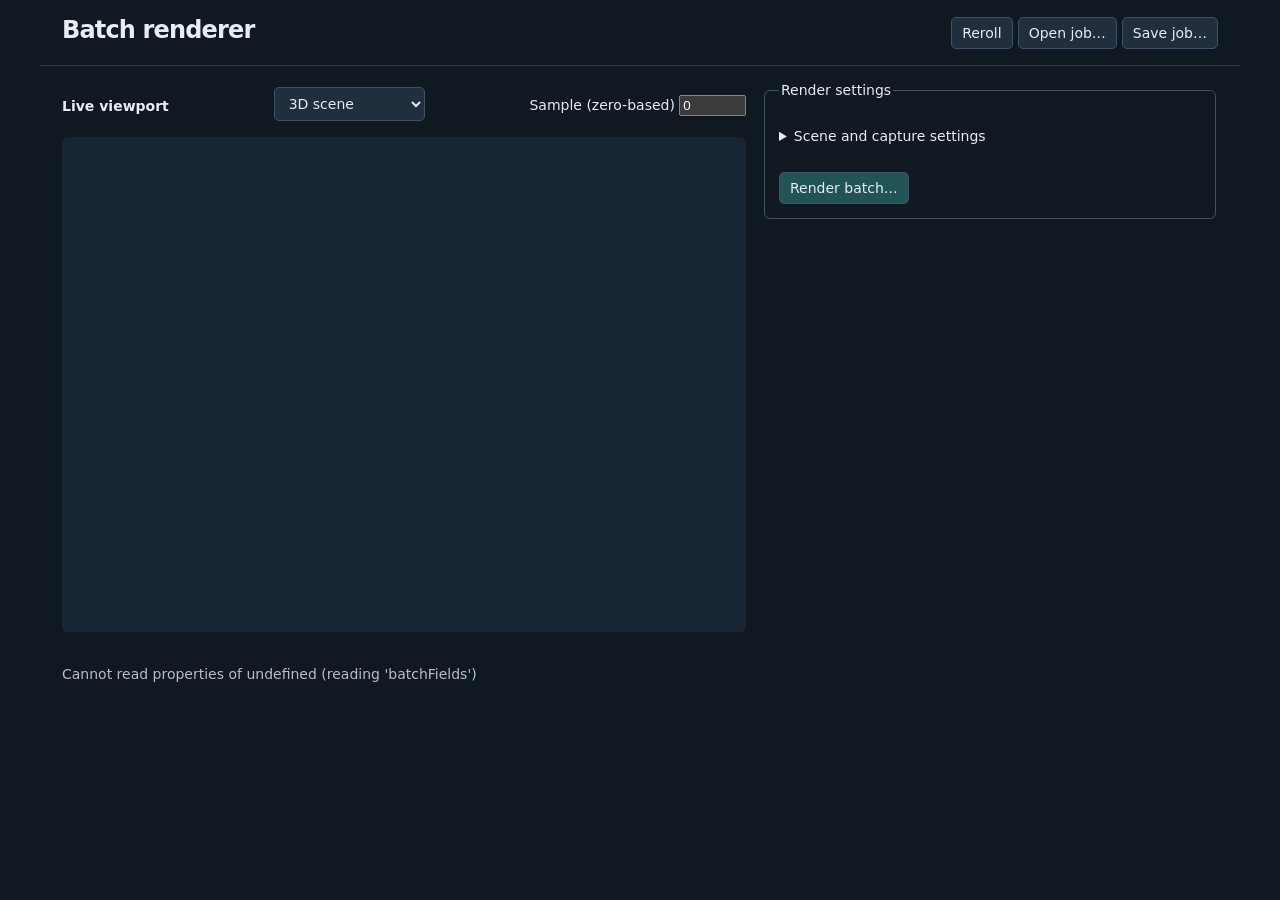
<file: tools/anyhand/desktop/frontend/index.html>
<!doctype html>
<html lang="en">
<head>
  <meta charset="utf-8">
  <meta name="viewport" content="width=device-width, initial-scale=1">
  <meta http-equiv="Content-Security-Policy" content="default-src 'self'; script-src 'self'; frame-src http://127.0.0.1:*; style-src 'self'; img-src 'self' data:; object-src 'none'; base-uri 'none'">
  <title>AnyHand Studio</title>
  <link rel="stylesheet" href="./studio.css">
  <script type="module" src="./batch.mjs"></script>
</head>
<body>
  <section id="batch-workspace">
    <header><h1>Batch renderer</h1><div class="row"><button id="reroll" title="Choose a new seed for the preview and batch">Reroll</button><button id="open-job">Open job…</button><button id="save-job">Save job…</button></div></header>
    <div class="configuration">
    <section id="live-panel" aria-label="Live scene preview">
      <div class="preview-bar"><h2>Live viewport</h2><select id="live-mode" aria-label="Viewport mode"><option value="scene">3D scene</option><option value="detector">Detector inputs</option></select><label>Sample (zero-based) <input id="live-index" type="number" value="0" min="0" step="1"></label></div>
      <div id="live-area"><iframe id="live-frame" title="Interactive render scene" hidden allow="webgpu" sandbox="allow-scripts allow-same-origin"></iframe><div id="live-detectors" hidden></div><p id="live-status" role="status"></p></div>
      <p id="resolved-setup" aria-live="polite"></p>
    </section>
    <form id="render-form"><fieldset id="batch-controls"><legend>Render settings</legend><div id="primary-settings"></div><details><summary>Scene and capture settings</summary><div id="advanced-settings"></div></details><button id="run-job" type="submit">Render batch…</button></fieldset></form></div>
    <p id="batch-status" role="status"></p>
    <section id="batch-result" hidden><h2>Rendered samples</h2><div class="row"><label>Sample (zero-based) <input id="batch-index" type="number" min="0" value="0"></label><label>View <select id="batch-mode"><option value="detector">Detector input</option><option value="image">Camera image</option><option value="mask">Hand mask</option></select></label><label><input id="batch-boxes" type="checkbox">Hand boxes</label></div><div id="batch-views"></div></section>
  </section>
</body>
</html>
</file>
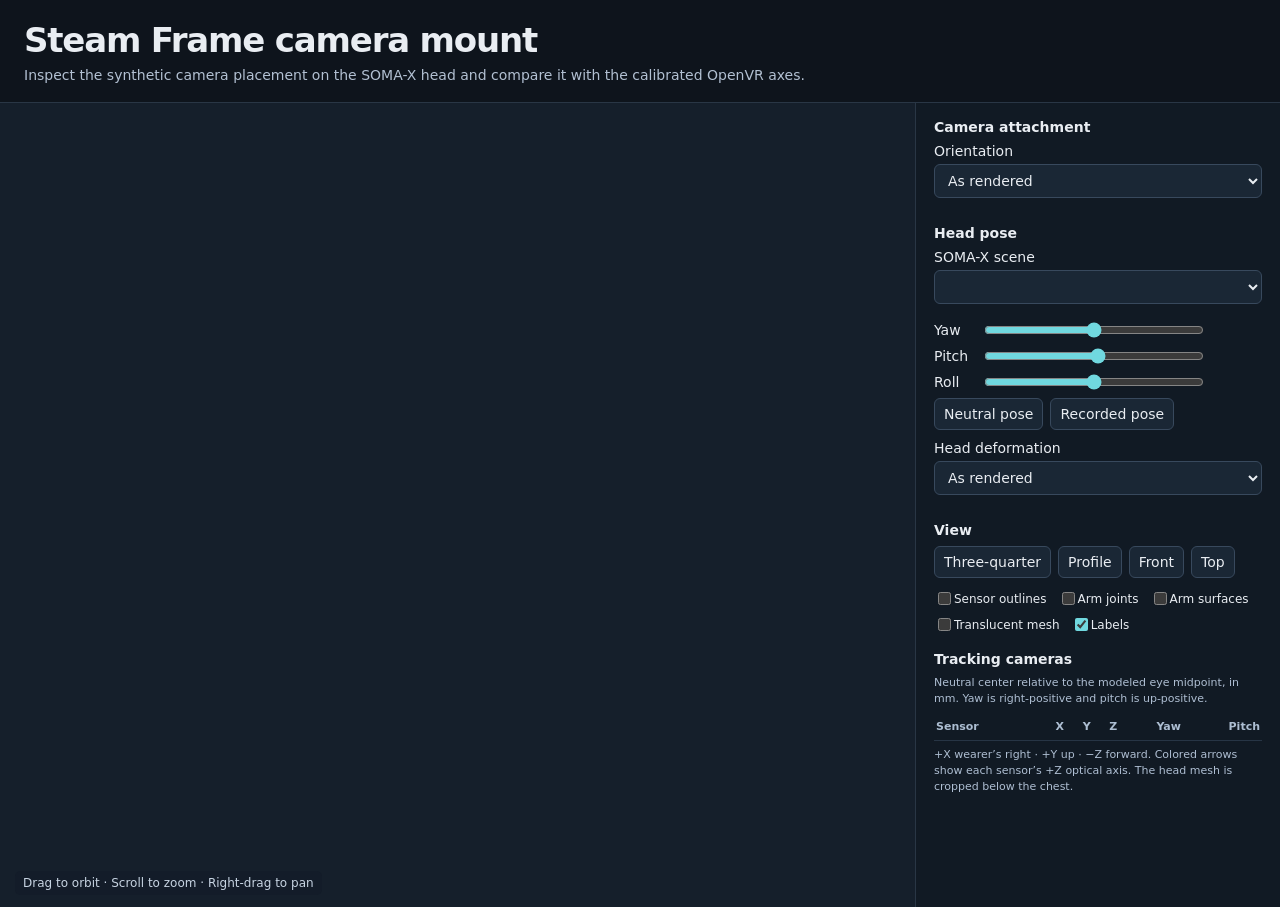
<file: tools/anyhand/head_rig_viewer.html>
<!doctype html>
<html lang="en">
<meta charset="utf-8">
<meta name="viewport" content="width=device-width, initial-scale=1">
<title>Steam Frame camera mount</title>
<style>
  :root { color-scheme:dark; font: 14px system-ui,sans-serif; color:#e9edf2; background:#0e141c; }
  * { box-sizing:border-box; }
  body { margin:0; }
  header { padding:20px 24px 17px; border-bottom:1px solid #293645; }
  h1 { font-size:clamp(24px,3vw,34px); letter-spacing:-.035em; margin:0 0 5px; font-weight:650; }
  p { margin:0; line-height:1.45; color:#b2c0d2; }
  main { display:grid; grid-template-columns:minmax(0,1fr) 365px; min-height:750px; }
  #viewport { position:relative; overflow:hidden; height: calc(100dvh - 96px); min-height:540px; background:#151f2b; }
  canvas { display:block; width:100%; height:100%; touch-action:none; }
  #labels { position:absolute; inset:0; overflow:hidden; pointer-events:none; }
  .marker { position:absolute; white-space:nowrap; background:#0f1723ec; border:1px solid currentColor;
    padding:3px 7px; border-radius:5px; transform:translate(8px,-50%); font-size:11px; }
  aside { border-left:1px solid #293645; padding:16px 18px; background:#111a24; }
  h2 { margin:17px 0 8px; font-size:14px; font-weight:650; }
  h2:first-child { margin-top:0; }
  label { display:block; }
  select, button { color:inherit; background:#1a2735; border:1px solid #38495d; border-radius:6px;
    padding:7px 9px; font:inherit; }
  select { width:100%; margin:5px 0 10px; }
  button { cursor:pointer; }
  button:hover { background:#24394e; }
  :focus-visible { outline:2px solid #6ed5dc; outline-offset:2px; }
  .row { display:flex; gap:7px; }
  .range { display:grid; grid-template-columns:40px 1fr 48px; align-items:center; gap:8px; margin:6px 0; }
  input { accent-color:#70d8df; }
  output { text-align:right; font-variant-numeric:tabular-nums; }
  .overlays { display:flex; flex-wrap:wrap; gap:7px 11px; margin-top:11px; font-size:12px; }
  .overlays label { display:inline-flex; align-items:center; }
  small { display:block; font-size:11px; line-height:1.45; color:#aebed2; }
  table { width:100%; border-collapse:collapse; font-size:11px; font-variant-numeric:tabular-nums; margin:6px 0; }
  th, td { padding:7px 2px; text-align:right; border-bottom:1px solid #273545; white-space:nowrap; }
  th:first-child, td:first-child { text-align:left; }
  th { font-weight:550; color:#adbed2; }
  .tips { position:absolute; bottom:12px; left:15px; font-size:12px; color:#c7d4e2;
    background:#131c29e8; padding:5px 8px; border-radius:5px; pointer-events:none; }
  #error { position:absolute; inset:45% 20% auto; background:#281c24; color:#ffd2d7; padding:12px; }
  @media(max-width:800px) { main { grid-template-columns:1fr; } #viewport { height:64dvh; min-height:330px; } aside { border-left:0; } }
</style>
<script type="importmap">HEAD_VIEWER_IMPORT_MAP</script>
<header>
  <h1>Steam Frame camera mount</h1>
  <p>Inspect the synthetic camera placement on the SOMA-X head and compare it with the calibrated OpenVR axes.</p>
</header>
<main>
  <div id="viewport" aria-label="Interactive three-dimensional camera mount">
    <div id="labels" aria-hidden="true"></div>
    <div class="tips">Drag to orbit · Scroll to zoom · Right-drag to pan</div>
    <div id="error" role="alert" hidden></div>
  </div>
  <aside>
    <h2>Camera attachment</h2>
    <label for="mount">Orientation</label>
    <select id="mount">
      <option value="renderer">As rendered</option>
      <option value="openvr">OpenVR axes, same front midpoint</option>
    </select>
    <small id="placement"></small>
    <h2>Head pose</h2>
    <label for="body">SOMA-X scene</label>
    <select id="body"></select>
    <div class="range"><label for="yaw">Yaw</label><input id="yaw" type="range" min="-85" max="85" step="any" value="0"><output for="yaw"></output></div>
    <div class="range"><label for="pitch">Pitch</label><input id="pitch" type="range" min="-76" max="70" step="any" value="0"><output for="pitch"></output></div>
    <div class="range"><label for="roll">Roll</label><input id="roll" type="range" min="-22" max="22" step="any" value="0"><output for="roll"></output></div>
    <div class="row"><button id="neutral">Neutral pose</button><button id="recorded">Recorded pose</button></div>
    <label for="weights" style="margin-top:10px">Head deformation</label>
    <select id="weights">
      <option value="head_weights">As rendered</option>
      <option value="neutral_weights">Neutral-mesh head region</option>
    </select>
    <small id="deformation"></small>
    <h2>View</h2>
    <div class="row"><button id="corner">Three-quarter</button><button id="profile">Profile</button><button id="front">Front</button><button id="top">Top</button></div>
    <div class="overlays">
      <label><input id="rims" type="checkbox">Sensor outlines</label>
      <label><input id="arms" type="checkbox">Arm joints</label>
      <label><input id="skin" type="checkbox">Arm surfaces</label>
      <label><input id="ghost" type="checkbox">Translucent mesh</label>
      <label><input id="markers" type="checkbox" checked>Labels</label>
    </div>
    <h2>Tracking cameras</h2>
    <small>Neutral center relative to the modeled eye midpoint, in mm. Yaw is right-positive and pitch is up-positive.</small>
    <table><thead><tr><th>Sensor</th><th>X</th><th>Y</th><th>Z</th><th>Yaw</th><th>Pitch</th></tr></thead><tbody id="cameras"></tbody></table>
    <small>+X wearer’s right · +Y up · −Z forward. Colored arrows show each sensor’s +Z optical axis. The head mesh is cropped below the chest.</small>
  </aside>
</main>
<script id="data" type="application/json">HEAD_VIEWER_DATA</script>
<script type="module">
HEAD_VIEWER_SCRIPT
</script>
</html>
</file>
<file: tools/anyhand/desktop/frontend/studio.css>
:root { color-scheme:dark; font:14px system-ui,sans-serif; background:#101821; color:#e6edf3; }
* { box-sizing:border-box; }
[hidden] { display:none !important; }
body { margin:0; }
header { display:flex; flex-wrap:wrap; align-items:baseline; justify-content:space-between;
  gap:8px 24px; padding:16px 22px; border-bottom:1px solid #303c48; }
h1 { font-size:24px; letter-spacing:-.035em; margin:0; }
p { margin:0; color:#b0bfd0; line-height:1.5; }
h2 { font-size:14px; margin:19px 0 8px; }
select,button { border:1px solid #405266; border-radius:5px; background:#202e3d; color:inherit;
  padding:7px 10px; font:inherit; }
select { width:100%; margin:5px 0 8px; }
button { cursor:pointer; }
button:hover:enabled { background:#2c4357; }
button:disabled { opacity:.5; cursor:default; }
:focus-visible { outline:2px solid #62d5d9; outline-offset:2px; }
.row { display:flex; flex-wrap:wrap; gap:5px; }
#run-job { background:#215357; }
#batch-workspace { max-width:1200px; margin:auto; }
#render-form, #batch-result, #batch-status { margin:16px 22px; }
#batch-controls { padding:14px; border:1px solid #405266; border-radius:6px; }
#primary-settings, #advanced-settings { display:grid; grid-template-columns:repeat(auto-fit,minmax(250px,1fr)); gap:10px 22px; }
.setting { display:flex; flex-direction:column; gap:4px; }
.setting .row { align-items:center; flex-wrap:nowrap; }
.setting input:not([type=checkbox]), .setting textarea, #batch-index { min-width:0; padding:7px; color:inherit; background:#182534; border:1px solid #405266; border-radius:4px; }
.setting input:not([type=checkbox]), .setting textarea { flex:1; }
.setting select { margin:0; }
#batch-controls details { margin:16px 0; }
#batch-controls summary { cursor:pointer; margin-bottom:12px; }
#batch-status { white-space:pre-wrap; overflow-wrap:anywhere; }
#batch-views { display:grid; grid-template-columns:repeat(auto-fit,minmax(260px,1fr)); gap:12px; margin:16px 0; }
#batch-views figure { margin:0; }
.batch-frame { position:relative; }
.batch-frame img { display:block; width:100%; image-rendering:pixelated; }
.hand-box { position:absolute; border:2px solid #5ed5f2; color:#5ed5f2; text-shadow:0 1px 2px black; }
.hand-box.right { border-color:#ffcf72; color:#ffcf72; }

.configuration { display:grid; grid-template-columns:minmax(0,1.5fr) minmax(320px,1fr); gap:16px; padding:16px 22px; align-items:start; }
#live-panel { position:sticky; top:12px; min-width:0; }
.preview-bar { display:flex; align-items:center; justify-content:space-between; margin-bottom:8px; }
.preview-bar h2 { margin:0; }
#live-index { width:5em; }
#live-area { position:relative; background:#182534; height:clamp(320px,55vh,660px); border-radius:6px; overflow:hidden; }
#live-area iframe { width:100%; height:100%; border:0; }
#live-area iframe.pending {position:absolute;inset:0;opacity:0;pointer-events:none;}
#live-status:not(:empty) { position:absolute; bottom:6px; left:6px; right:6px; padding:8px; text-align:center; background:#182534; overflow:auto; }
#render-form { margin:0; }
@media(max-width:840px) { .configuration { grid-template-columns:1fr; } #live-panel {position:static;} #live-area {height:40vh;} }

#live-mode { width:auto; }
.preview-bar { flex-wrap:wrap; gap:5px; }
#live-detectors { height:100%; display:grid; grid-template-columns:repeat(2,minmax(0,1fr)); align-content:center; gap:8px; padding:8px; overflow:auto; }
#live-detectors figure { margin:0; }
</file>
